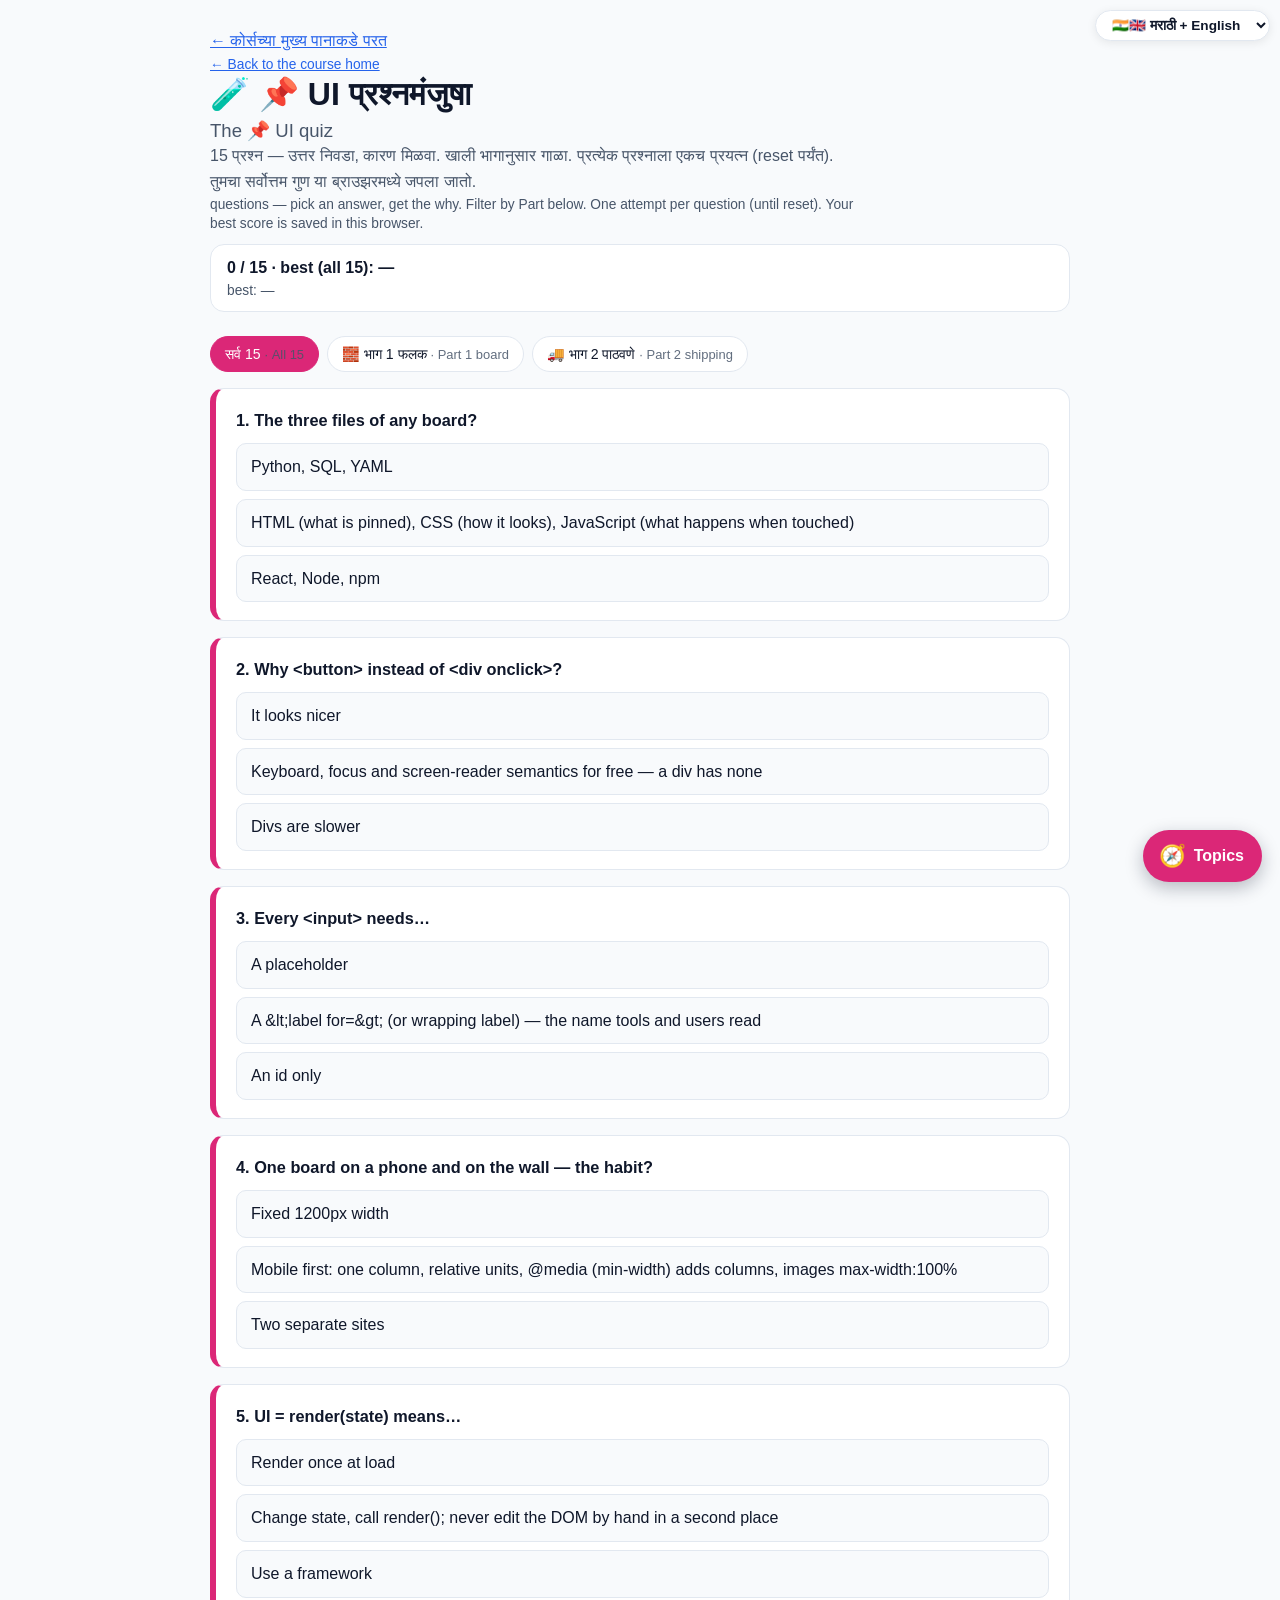
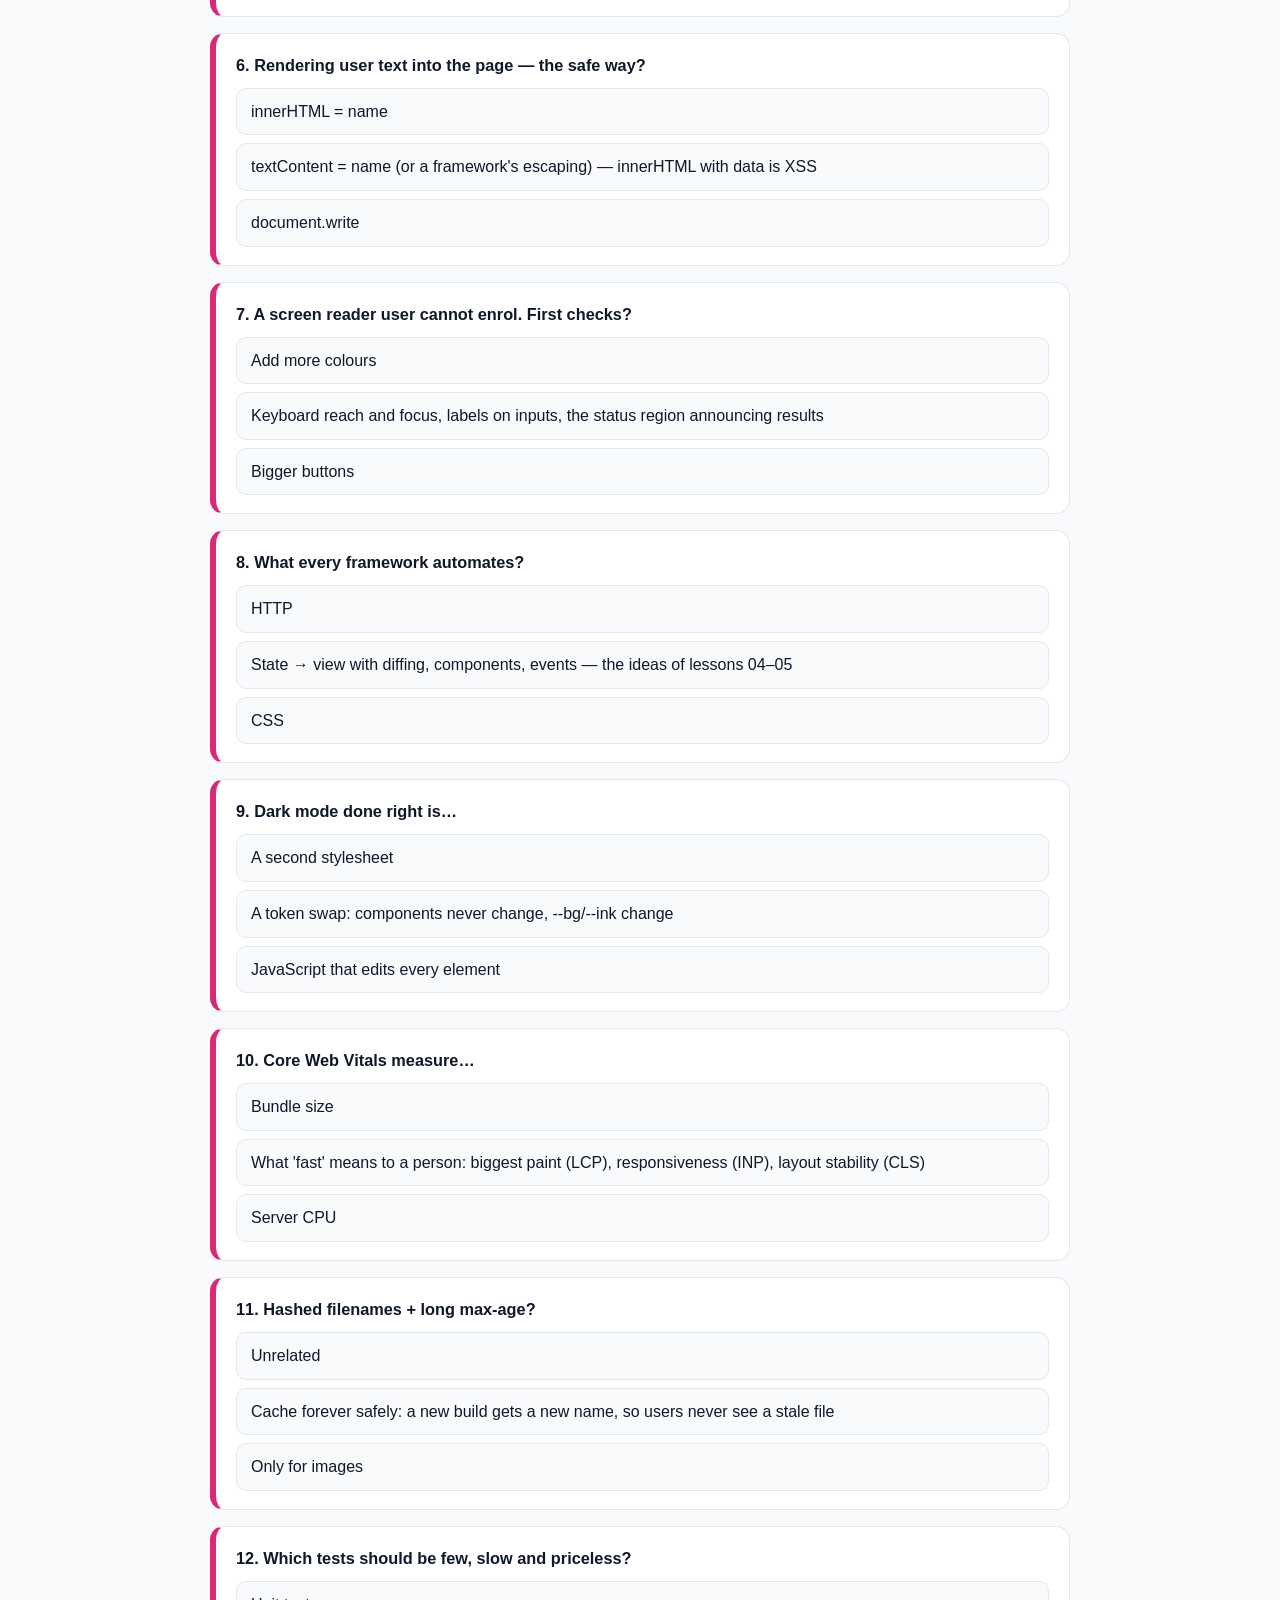
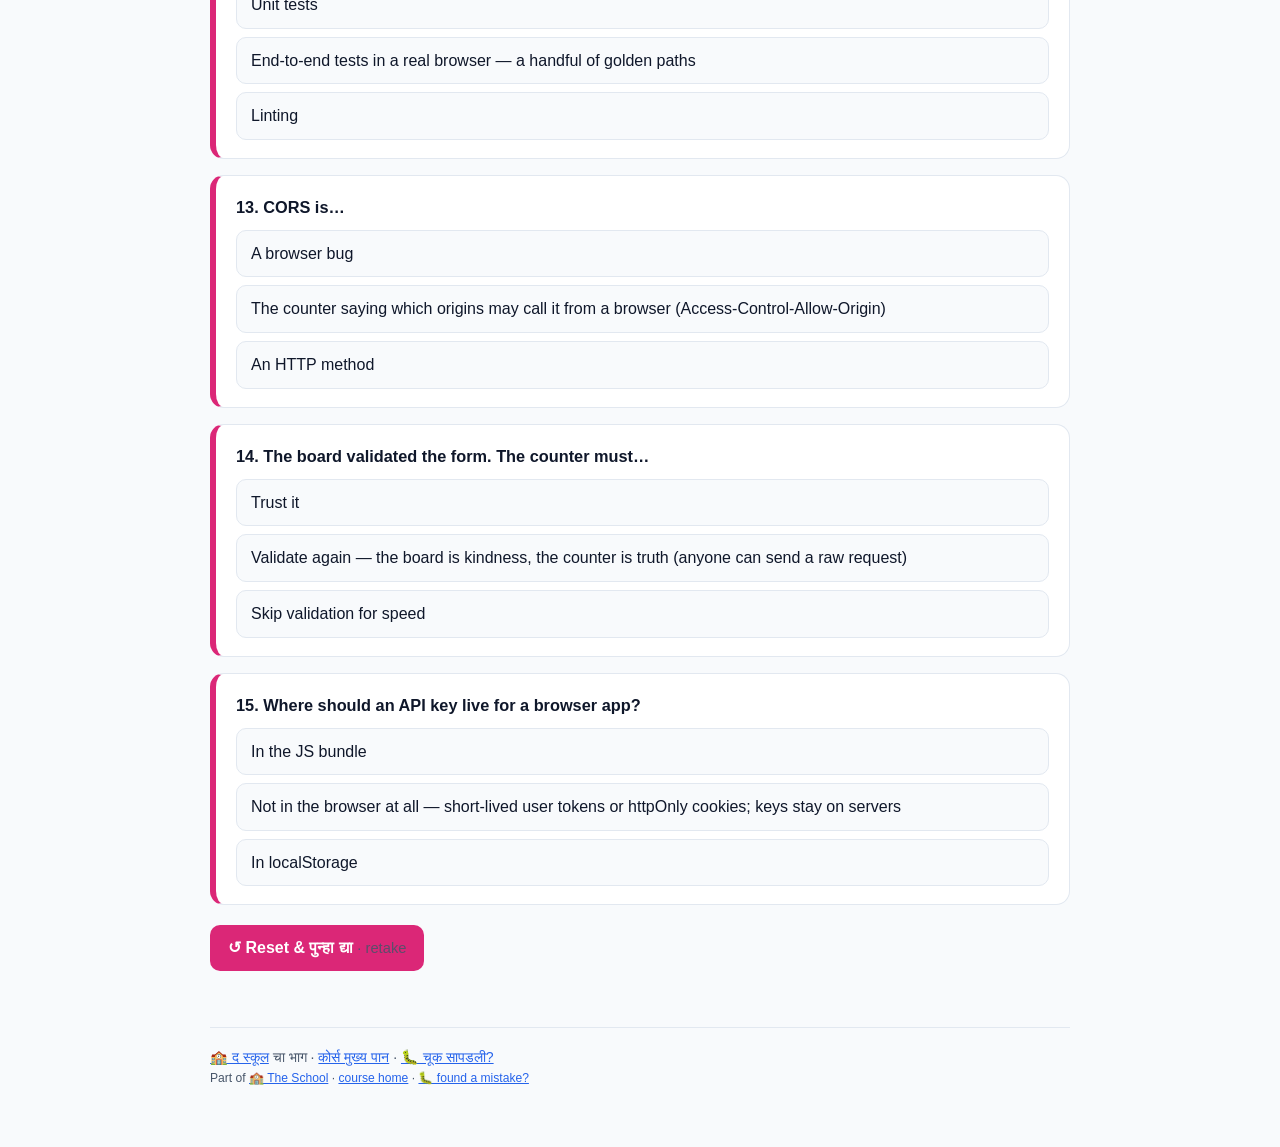
<file: docs/quiz.html>
<!DOCTYPE html>

<html lang="mr">
<head>
<meta charset="utf-8"/>
<meta content="width=device-width, initial-scale=1" name="viewport"/>
<title data-en="Quiz — Learn UI School">प्रश्नमंजुषा — Learn UI School</title>
<meta content="Self-test quiz for Learn UI School — 15 questions with explanations." name="description"/>
<meta content="Quiz — Learn UI School" property="og:title"/>
<meta content="Self-test quiz for Learn UI School — 15 questions with explanations." property="og:description"/>
<meta content="https://baluraut.github.io/learn-ui-school/images/big-picture-4k.png" property="og:image"/>
<meta content="website" property="og:type"/>
<meta content="summary_large_image" name="twitter:card"/>
<style>
  :root { --bg:#f8fafc; --card:#fff; --ink:#0f172a; --muted:#475569; --line:#e2e8f0; --accent:#db2777; --ok:#16a34a; --blue:#2563eb; --bad:#dc2626; }
  @media (prefers-color-scheme: dark) { :root { --bg:#0b1220; --card:#131c2e; --ink:#e2e8f0; --muted:#94a3b8; --line:#253349; } }
  * { margin:0; padding:0; box-sizing:border-box; }
  body { background:var(--bg); color:var(--ink); font-family:-apple-system,"Segoe UI",Helvetica,Arial,sans-serif; line-height:1.6; }
  .wrap { max-width:1280px; margin:0 auto; padding:28px 20px 60px; }
  @media (min-width: 1660px) { .wrap { max-width: 1580px; } }
  a { color:var(--blue); } h1 { font-size:2rem; line-height:1.25; } h2 { font-size:1.4rem; margin:44px 0 6px; }
  .sub { color:var(--muted); max-width:74ch; }
  .chips { display:flex; flex-wrap:wrap; gap:8px; margin:16px 0 8px; }
  .chip { border:1px solid var(--line); background:var(--card); border-radius:999px; padding:6px 14px; font-size:.85rem; color:var(--muted); }
  .grid { display:grid; grid-template-columns:repeat(auto-fill,minmax(240px,1fr)); gap:14px; margin-top:16px; }
  .lesson { background:var(--card); border:1px solid var(--line); border-top:5px solid var(--c,var(--accent)); border-radius:14px; padding:16px; display:flex; flex-direction:column; gap:6px; }
  .lesson .top { display:flex; align-items:center; gap:10px; }
  .lesson .num { flex:none; width:30px; height:30px; border-radius:50%; background:var(--c,var(--accent)); color:#fff; display:inline-flex; align-items:center; justify-content:center; font-weight:800; font-size:.9rem; }
  .lesson h3 { font-size:1.02rem; line-height:1.3; } .lesson .ana { color:var(--muted); font-size:.9rem; }
  .lesson code { font-size:.78rem; background:var(--bg); border:1px solid var(--line); border-radius:6px; padding:1px 6px; }
  .lesson a.go { margin-top:auto; font-weight:600; font-size:.9rem; text-decoration:none; } .lesson a.go+a.go { margin-top:0; } .lesson a.go:hover { text-decoration:underline; }
  .callout { background:var(--card); border:1px solid var(--line); border-left:6px solid var(--ok); border-radius:14px; padding:18px 20px; margin-top:16px; }
  pre { background:var(--card); border:1px solid var(--line); border-radius:12px; padding:14px 16px; overflow-x:auto; font-size:.88rem; margin-top:12px; }
  .btn { display:inline-block; background:var(--accent); color:#fff; border-radius:10px; padding:10px 18px; text-decoration:none; font-weight:700; margin:14px 10px 0 0; }
  .btn.alt { background:transparent; color:var(--ink); border:1px solid var(--line); }
  .vs { display:grid; grid-template-columns:repeat(auto-fit,minmax(280px,1fr)); gap:14px; margin-top:16px; }
  .vcol { background:var(--card); border:1px solid var(--line); border-radius:14px; padding:18px; } .vcol h3 { margin-bottom:8px; }
  .vcol ul { margin-left:18px; color:var(--muted); font-size:.93rem; }
  .tbl{overflow-x:auto;background:var(--card);border:1px solid var(--line);border-radius:14px;padding:10px 14px;margin-top:12px} .tbl table{border-collapse:collapse;width:100%;font-size:.9rem} .tbl th,.tbl td{border:1px solid var(--line);padding:7px 10px;text-align:left;vertical-align:top} .tbl th{background:var(--bg)}
  footer { margin-top:56px; border-top:1px solid var(--line); padding-top:18px; color:var(--muted); font-size:.88rem; }

.wrap { max-width:900px; margin:0 auto; padding:28px 20px 60px; }
.scorebox { position:sticky; top:0; background:var(--bg); padding:10px 0; z-index:5; }
.score { background:var(--card); border:1px solid var(--line); border-radius:14px; padding:10px 16px; font-weight:700; }
.qcard { background:var(--card); border:1px solid var(--line); border-left:6px solid var(--accent); border-radius:14px; padding:18px 20px; margin-top:16px; }
.qcard h3 { font-size:1.02rem; margin-bottom:10px; }
.opt { display:block; width:100%; text-align:left; margin-top:8px; padding:10px 14px; border:1px solid var(--line); border-radius:10px; background:var(--bg); color:var(--ink); font:inherit; cursor:pointer; }
.opt:hover { border-color:var(--accent); }
.opt.right { border-color:var(--ok); background:color-mix(in srgb, var(--ok) 12%, var(--bg)); }
.opt.wrong { border-color:var(--bad); background:color-mix(in srgb, var(--bad) 12%, var(--bg)); }
.why { display:none; margin-top:10px; color:var(--muted); font-size:.92rem; border-top:1px dashed var(--line); padding-top:8px; }
.reset { margin-top:20px; background:var(--accent); color:#fff; border:none; border-radius:10px; padding:10px 18px; font:inherit; font-weight:700; cursor:pointer; }
.parts{display:flex;flex-wrap:wrap;gap:8px;margin:14px 0 4px} .pbtn{border:1px solid var(--line);background:var(--card);color:var(--ink);border-radius:999px;padding:6px 14px;font:inherit;font-size:.88rem;cursor:pointer} .pbtn.on{background:var(--accent);color:#fff;border-color:var(--accent)}
</style>

<style id="i18n-css">
#lang-pick{position:fixed;top:10px;right:10px;z-index:9999;font:600 .85rem -apple-system,"Segoe UI",Helvetica,Arial,sans-serif;background:var(--card,#fff);color:var(--ink,#0f172a);border:1px solid var(--line,#e2e8f0);border-radius:999px;padding:6px 12px;box-shadow:0 2px 10px rgba(0,0,0,.08);cursor:pointer}
html[lang="mr"] body{font-family:"Noto Sans Devanagari","Mukta","Devanagari Sangam MN","Nirmala UI",-apple-system,"Segoe UI",Helvetica,Arial,sans-serif}
html[lang="mr"] svg text{font-family:"Noto Sans Devanagari","Mukta","Devanagari Sangam MN","Nirmala UI",sans-serif}
.i18n-en{display:block;font-size:.86em;line-height:1.35;color:var(--muted,#64748b);font-weight:400;margin-top:2px;font-family:-apple-system,"Segoe UI",Helvetica,Arial,sans-serif}
.i18n-en.i{display:inline;margin:0 0 0 .3em;font-size:.92em;opacity:.85}
.i18n-en.i::before{content:"· "}
h1 .i18n-en,h2 .i18n-en{font-size:.58em;margin-top:4px} h3 .i18n-en{font-size:.78em}
.lab .i18n-en,.wk .i18n-en{color:inherit;opacity:.85}
html[lang="mr"] .i18n-en{font-family:-apple-system,"Segoe UI",Helvetica,Arial,sans-serif}
@media print{#lang-pick{display:none}}
</style><style id="navfab-css">
#navfab{position:fixed;right:18px;bottom:18px;z-index:9000;display:flex;flex-direction:column;align-items:flex-end;gap:10px;font-family:-apple-system,"Segoe UI",Helvetica,Arial,sans-serif}
#navfab button.fb{border:0;cursor:pointer;border-radius:999px;box-shadow:0 6px 18px rgba(15,23,42,.28);display:flex;align-items:center;gap:8px;font-weight:700}
#navfab .fb-main{background:var(--accent,#2563eb);color:#fff;height:52px;padding:0 18px 0 16px;font-size:1rem}
#navfab .fb-main span.ic{font-size:1.35rem}
#navfab .fb-top{background:var(--card,#fff);color:var(--ink,#0f172a);width:44px;height:44px;justify-content:center;font-size:1.2rem;border:1px solid var(--line,#e2e8f0);opacity:0;pointer-events:none;transition:opacity .2s}
#navfab .fb-top.on{opacity:1;pointer-events:auto}
#navpanel{position:fixed;right:18px;bottom:84px;z-index:9001;width:min(380px,calc(100vw - 36px));max-height:min(72vh,640px);display:none;flex-direction:column;background:var(--card,#fff);color:var(--ink,#0f172a);border:1px solid var(--line,#e2e8f0);border-radius:16px;box-shadow:0 18px 50px rgba(15,23,42,.35);overflow:hidden;font-family:-apple-system,"Segoe UI",Helvetica,Arial,sans-serif}
#navpanel.on{display:flex}
#navpanel .nh{padding:12px 14px 8px;border-bottom:1px solid var(--line,#e2e8f0)}
#navpanel .nh b{display:flex;align-items:center;justify-content:space-between;gap:8px;font-size:.95rem;margin-bottom:8px}
#navpanel .nx{border:0;background:none;color:var(--muted,#64748b);font-size:1.1rem;cursor:pointer;padding:2px 6px;border-radius:8px}
#navpanel input{width:100%;box-sizing:border-box;padding:8px 10px;border-radius:10px;border:1px solid var(--line,#cbd5e1);background:var(--bg,#f8fafc);color:var(--ink,#0f172a);font-size:.9rem}
#navpanel .nb{overflow:auto;padding:6px 8px 10px}
#navpanel .ng{font-size:.72rem;font-weight:800;letter-spacing:.06em;text-transform:uppercase;color:var(--muted,#64748b);margin:10px 8px 4px}
#navpanel a{display:flex;gap:8px;align-items:baseline;padding:7px 10px;border-radius:9px;color:var(--ink,#0f172a);text-decoration:none;font-size:.9rem;line-height:1.3}
#navpanel a:hover{background:color-mix(in srgb,var(--accent,#2563eb) 10%,transparent)}
#navpanel a.cur{background:color-mix(in srgb,var(--accent,#2563eb) 16%,transparent);font-weight:700}
#navpanel a .nn{flex:none;min-width:26px;text-align:center;font-weight:800;color:var(--accent,#2563eb)}
#navpanel a small{display:block;font-size:.76rem;color:var(--muted,#64748b);font-weight:500;margin-top:1px}
@media (max-width:640px){#navfab{right:12px;bottom:12px}#navfab .fb-main .lb{display:none}#navfab .fb-main{width:52px;padding:0;justify-content:center}
 #navpanel{left:0;right:0;bottom:0;width:auto;max-height:78vh;border-radius:18px 18px 0 0}}
@media print{#navfab,#navpanel{display:none!important}}
</style>
</head>
<body><select aria-label="Language / भाषा" id="lang-pick" onchange="schoolSetLang(this.value)">
<option value="both">🇮🇳🇬🇧 मराठी + English</option><option value="mr">🇮🇳 मराठी</option><option value="en">🇬🇧 English</option></select>
<div class="wrap">
<p data-en='&lt;a href="index.html"&gt;← Back to the course home&lt;/a&gt;'><a href="index.html">← कोर्सच्या मुख्य पानाकडे परत</a></p>
<h1 data-en="🧪 The 📌 UI quiz">🧪 📌 UI प्रश्नमंजुषा</h1>
<p class="sub" data-en="15 questions — pick an answer, get the why. Filter by Part below. One attempt per question (until reset). Your best score is saved in this browser.">15 प्रश्न — उत्तर निवडा, कारण मिळवा. खाली भागानुसार गाळा. प्रत्येक प्रश्नाला एकच प्रयत्न (reset पर्यंत). तुमचा सर्वोत्तम गुण या ब्राउझरमध्ये जपला जातो.</p>
<div class="scorebox"><div class="score" data-en="0 / 15 · best: —" id="score">0 / 15 · सर्वोत्तम: —</div></div>
<div class="parts" id="parts"><button class="pbtn on" data-en="All 15" onclick="setPart(0)">सर्व 15</button><button class="pbtn" data-en="🧱 Part 1 board" onclick="setPart(1)">🧱 भाग 1 फलक</button><button class="pbtn" data-en="🚚 Part 2 shipping" onclick="setPart(2)">🚚 भाग 2 पाठवणे</button></div>
<div id="quiz"></div>
<button class="reset" data-en="↺ Reset &amp;amp; retake" onclick="reset()">↺ Reset &amp; पुन्हा द्या</button>
<footer data-en='Part of &lt;a href="https://baluraut.github.io/school/"&gt;🏫 The School&lt;/a&gt; · &lt;a href="index.html"&gt;course home&lt;/a&gt; · &lt;a href="https://github.com/BaluRaut/learn-ui-school/issues"&gt;🐛 found a mistake?&lt;/a&gt;'><a href="https://baluraut.github.io/school/">🏫 द स्कूल</a> चा भाग · <a href="index.html">कोर्स मुख्य पान</a> · <a href="https://github.com/BaluRaut/learn-ui-school/issues">🐛 चूक सापडली?</a></footer>
</div>
<script>
var QS = [{"q": "The three files of any board?", "o": ["Python, SQL, YAML", "HTML (what is pinned), CSS (how it looks), JavaScript (what happens when touched)", "React, Node, npm"], "c": 1, "w": "L01: the browser turns them into the DOM and paints it.", "p": 1}, {"q": "Why &lt;button&gt; instead of &lt;div onclick&gt;?", "o": ["It looks nicer", "Keyboard, focus and screen-reader semantics for free — a div has none", "Divs are slower"], "c": 1, "w": "L02/L06: semantics = meaning every tool understands.", "p": 1}, {"q": "Every &lt;input&gt; needs…", "o": ["A placeholder", "A &lt;label for=&gt; (or wrapping label) — the name tools and users read", "An id only"], "c": 1, "w": "L02.", "p": 1}, {"q": "One board on a phone and on the wall — the habit?", "o": ["Fixed 1200px width", "Mobile first: one column, relative units, @media (min-width) adds columns, images max-width:100%", "Two separate sites"], "c": 1, "w": "L03.", "p": 1}, {"q": "UI = render(state) means…", "o": ["Render once at load", "Change state, call render(); never edit the DOM by hand in a second place", "Use a framework"], "c": 1, "w": "L05: one source of truth.", "p": 1}, {"q": "Rendering user text into the page — the safe way?", "o": ["innerHTML = name", "textContent = name (or a framework's escaping) — innerHTML with data is XSS", "document.write"], "c": 1, "w": "L04/L11.", "p": 1}, {"q": "A screen reader user cannot enrol. First checks?", "o": ["Add more colours", "Keyboard reach and focus, labels on inputs, the status region announcing results", "Bigger buttons"], "c": 1, "w": "L06.", "p": 1}, {"q": "What every framework automates?", "o": ["HTTP", "State → view with diffing, components, events — the ideas of lessons 04–05", "CSS"], "c": 1, "w": "L07: learn the ideas before any framework's API.", "p": 2}, {"q": "Dark mode done right is…", "o": ["A second stylesheet", "A token swap: components never change, --bg/--ink change", "JavaScript that edits every element"], "c": 1, "w": "L08.", "p": 2}, {"q": "Core Web Vitals measure…", "o": ["Bundle size", "What 'fast' means to a person: biggest paint (LCP), responsiveness (INP), layout stability (CLS)", "Server CPU"], "c": 1, "w": "L09: measure on a slow phone.", "p": 2}, {"q": "Hashed filenames + long max-age?", "o": ["Unrelated", "Cache forever safely: a new build gets a new name, so users never see a stale file", "Only for images"], "c": 1, "w": "L09/L12.", "p": 2}, {"q": "Which tests should be few, slow and priceless?", "o": ["Unit tests", "End-to-end tests in a real browser — a handful of golden paths", "Linting"], "c": 1, "w": "L10: the pyramid.", "p": 2}, {"q": "CORS is…", "o": ["A browser bug", "The counter saying which origins may call it from a browser (Access-Control-Allow-Origin)", "An HTTP method"], "c": 1, "w": "L11.", "p": 2}, {"q": "The board validated the form. The counter must…", "o": ["Trust it", "Validate again — the board is kindness, the counter is truth (anyone can send a raw request)", "Skip validation for speed"], "c": 1, "w": "L11: the API school's 400 with problems.", "p": 2}, {"q": "Where should an API key live for a browser app?", "o": ["In the JS bundle", "Not in the browser at all — short-lived user tokens or httpOnly cookies; keys stay on servers", "In localStorage"], "c": 1, "w": "L11: anything shipped to the browser is public.", "p": 2}];
var KEY='quiz-learn-ui-school', answered={}, score=0, PART=0, SEL=QS;
function setPart(p){PART=p;SEL=p?QS.filter(function(q){return q.p===p}):QS;[].slice.call(document.querySelectorAll('.pbtn')).forEach(function(b,i){b.classList.toggle('on',i===p)});reset();}
var best = parseInt(localStorage.getItem(KEY)||'-1');
function render() {
  var el = document.getElementById('quiz'); el.innerHTML='';
  SEL.forEach(function(q,i) {
    var card=document.createElement('div'); card.className='qcard';
    card.innerHTML='<h3>'+(i+1)+'. '+q.q+'</h3>';
    q.o.forEach(function(opt,j) {
      var b=document.createElement('button'); b.className='opt'; b.textContent=opt;
      b.onclick=function() {
        if (answered[i]!==undefined) return;
        answered[i]=j;
        if (j===q.c) { b.classList.add('right'); score++; }
        else { b.classList.add('wrong'); card.querySelectorAll('.opt')[q.c].classList.add('right'); }
        card.querySelector('.why').style.display='block';
        update();
      };
      card.appendChild(b);
    });
    var why=document.createElement('div'); why.className='why'; why.textContent='💡 '+q.w;
    card.appendChild(why);
    el.appendChild(card);
  });
}
function update() {
  var done=Object.keys(answered).length;
  if (PART===0 && done===QS.length && score>best) { best=score; localStorage.setItem(KEY,best); }
  document.getElementById('score').textContent=score+' / '+SEL.length+(done===SEL.length?' — done! 🎓':'')+' · best (all 15): '+(best<0?'—':best+'/'+QS.length);
}
function reset() { answered={}; score=0; render(); update(); }
render(); update();
</script>

<script id="i18n-js">
var I18N_INLINE={A:1,SPAN:1,CODE:1,B:1,I:1,EM:1,STRONG:1,BUTTON:1,LABEL:1,SUMMARY:1,SMALL:1,KBD:1};
function schoolSetLang(l){
  if(l!=='en'&&l!=='mr'&&l!=='both') l='both';
  try{localStorage.setItem('school-lang2',l)}catch(e){}
  document.documentElement.setAttribute('lang', l==='en' ? 'en' : 'mr');
  document.querySelectorAll('[data-en]').forEach(function(el){
    if(!el.hasAttribute('data-mr')) el.setAttribute('data-mr', el.innerHTML);
    var en=el.getAttribute('data-en'), mr=el.getAttribute('data-mr');
    var svg = el.namespaceURI && el.namespaceURI.indexOf('svg')>-1;
    if(svg){
      el.innerHTML = (l==='en') ? en : mr;
      var t=el.querySelector('title'); if(t) t.remove();
      if(l==='both'){ t=document.createElementNS('http://www.w3.org/2000/svg','title'); t.textContent=en.replace(/<[^>]+>/g,''); el.insertBefore(t, el.firstChild); }
      return;
    }
    if(l==='en') el.innerHTML = en;
    else if(l==='mr') el.innerHTML = mr;
    else if(en.replace(/\s+/g,' ').trim()===mr.replace(/\s+/g,' ').trim()) el.innerHTML = mr;
    else {
      var e2=en.replace(/<span class="(ln|num|wk)">[\s\S]*?<\/span>\s*/g,'');
      if(e2.charAt(0)!=='<' && mr.charAt(0)!=='<'){           /* drop the prefix both languages share, e.g. "01 · 🏢 " */
        var i=0; while(i<e2.length&&i<mr.length&&e2.charAt(i)===mr.charAt(i)) i++;
        var cut=e2.lastIndexOf(' ',i); if(cut>0 && cut<e2.length-1) e2=e2.slice(cut+1);
      }
      el.innerHTML = mr + '<span class="i18n-en'+(I18N_INLINE[el.tagName]?' i':'')+'">'+e2+'</span>';
    }
  });
  document.querySelectorAll('[data-en-ph]').forEach(function(el){
    if(!el.hasAttribute('data-mr-ph')) el.setAttribute('data-mr-ph', el.getAttribute('placeholder'));
    el.setAttribute('placeholder', (l==='en') ? el.getAttribute('data-en-ph') : (l==='mr' ? el.getAttribute('data-mr-ph') : el.getAttribute('data-mr-ph')+' / '+el.getAttribute('data-en-ph')));
  });
  var p=document.getElementById('lang-pick'); if(p) p.value=l;
}
(function(){ var l='both'; try{ l=localStorage.getItem('school-lang2')||'both'; }catch(e){}
  if(document.readyState==='loading') document.addEventListener('DOMContentLoaded',function(){schoolSetLang(l)}); else schoolSetLang(l); })();
</script><div id="navfab-js"><script>
(function(){
const PAGES=[["index.html", "🏠 Course home", "🏠 कोर्स मुख्य पान"], ["lesson-diagrams.html", "🖼️ All lesson diagrams", "🖼️ सर्व धड्यांच्या आकृत्या"], ["quiz.html", "🧪 Quiz", "🧪 प्रश्नमंजुषा"], ["study-plan.html", "🗓️ Study plan", "🗓️ अभ्यास योजना"], ["before-and-tradeoffs.html", "⚖️ Before & trade-offs", "⚖️ आधी आणि फायदे-तोटे"]], PORTAL="https://baluraut.github.io/school/", HERE=location.pathname.split('/').pop()||'index.html';
const mr=()=> (document.documentElement.lang||'').startsWith('mr');
const L=(en,m)=> mr()? m+' · '+en.replace(/^[^\w\s(]+\s+/,'') : en;
const fab=document.createElement('div');fab.id='navfab';
fab.innerHTML='<button class="fb fb-top" aria-label="Back to top">↑</button><button class="fb fb-main" aria-label="Topics"><span class="ic">🧭</span><span class="lb">Topics</span></button>';
const pan=document.createElement('div');pan.id='navpanel';pan.setAttribute('role','dialog');
document.body.appendChild(pan);document.body.appendChild(fab);
const top=fab.querySelector('.fb-top'),main=fab.querySelector('.fb-main');
const txt=e=>(e.textContent||'').replace(/\s+/g,' ').trim();
function items(){  // every lesson section and every page-level heading, in page order
  const out=[];const seen=new Set();let k=0;
  document.querySelectorAll('h2:not([id]), .school > h3').forEach(h=>{if(h.closest('section.dsec,#navpanel,#zoomov'))return;const host=h.matches('.school > h3')?h.parentElement:h;if(!host.id)host.id='nav-'+(++k)});
  document.querySelectorAll('section.dsec[id], h2[id], section[id] > h2, .school[id]').forEach(e=>{
    const sec=e.matches('section')?e:(e.closest('section.dsec')||null);
    const target=sec&&sec.id?sec:e; if(!target.id||seen.has(target.id))return;
    if(!sec&&e.closest('#navpanel,#zoomov'))return;
    seen.add(target.id);
    const h=sec?(sec.querySelector('h2,h3')||sec):(e.matches('.school')?(e.querySelector('h3')||e):e); const ln=h.querySelector&&h.querySelector('.ln');
    const c=h.cloneNode(true); const en=c.querySelector&&c.querySelector('.i18n-en'); const et=en?txt(en):''; if(en)en.remove();
    const lnc=c.querySelector&&c.querySelector('.ln'); let n=''; if(lnc){n=txt(lnc); lnc.remove()}
    let t=txt(c); if(!t)return; const cut=x=>x.length>90?x.slice(0,88)+'…':x;
    out.push({id:target.id,n,t:cut(t),e:et&&et!==t?cut(et):''});
  });
  return out;
}
let cur=null;
function build(){
  const its=items();const q=(pan.querySelector('input')||{}).value||'';
  const here=its.map(i=>`<a href="#${i.id}" data-id="${i.id}" class="${i.id===cur?'cur':''}"><span class="nn">${i.n||'•'}</span><span>${i.t}${i.e?`<small>${i.e}</small>`:''}</span></a>`).join('');
  const pages=PAGES.filter(p=>p[0]!==HERE).map(p=>`<a href="${p[0]}"><span>${L(p[1],p[2])}</span></a>`).join('');
  pan.innerHTML=`<div class="nh"><b>🧭 ${L('Jump to a topic','विषयावर जा')}<button class="nx" aria-label="close">✕</button></b><input type="search" placeholder="${mr()?'शोधा · filter…':'filter…'}" value="${q.replace(/"/g,'&quot;')}"></div>
   <div class="nb">${its.length?`<div class="ng">${L('On this page','या पानावर')}</div><div class="here">${here}</div>`:''}
   ${pages?`<div class="ng">${L('Other pages','इतर पाने')}</div>${pages}`:''}
   ${PORTAL?`<div class="ng">${L('The School','शाळा')}</div><a href="${PORTAL}"><span>🏫 ${L('All schools','सर्व शाळा')}</span></a>`:''}</div>`;
  const inp=pan.querySelector('input');inp.addEventListener('input',()=>{const v=inp.value.toLowerCase();pan.querySelectorAll('.nb a').forEach(a=>{a.style.display=!v||a.textContent.toLowerCase().includes(v)?'':'none'})});
  inp.dispatchEvent(new Event('input'));
}
function open(){build();pan.classList.add('on');const c=pan.querySelector('a.cur');if(c)c.scrollIntoView({block:'center'});setTimeout(()=>{if(innerWidth>640)pan.querySelector('input').focus()},30)}
function close(){pan.classList.remove('on')}
main.addEventListener('click',e=>{e.stopPropagation();pan.classList.contains('on')?close():open()});
pan.addEventListener('click',e=>{if(e.target.closest('.nx')){close();return}const a=e.target.closest('a');if(a&&a.getAttribute('href').startsWith('#'))close();e.stopPropagation()});
document.addEventListener('click',close);document.addEventListener('keydown',e=>{if(e.key==='Escape')close()});
top.addEventListener('click',()=>scrollTo({top:0,behavior:'smooth'}));
addEventListener('scroll',()=>{top.classList.toggle('on',scrollY>600)},{passive:true});
if('IntersectionObserver' in window){const io=new IntersectionObserver(es=>{es.forEach(en=>{if(en.isIntersecting){cur=en.target.id;pan.querySelectorAll('.here a').forEach(a=>a.classList.toggle('cur',a.dataset.id===cur))}})},{rootMargin:'-35% 0px -60% 0px'});
 items().forEach(i=>{const t=document.getElementById(i.id);if(t)io.observe(t)})}
})();
</script></div><!--/navfab-js-->
</body>
</html>
</file>
